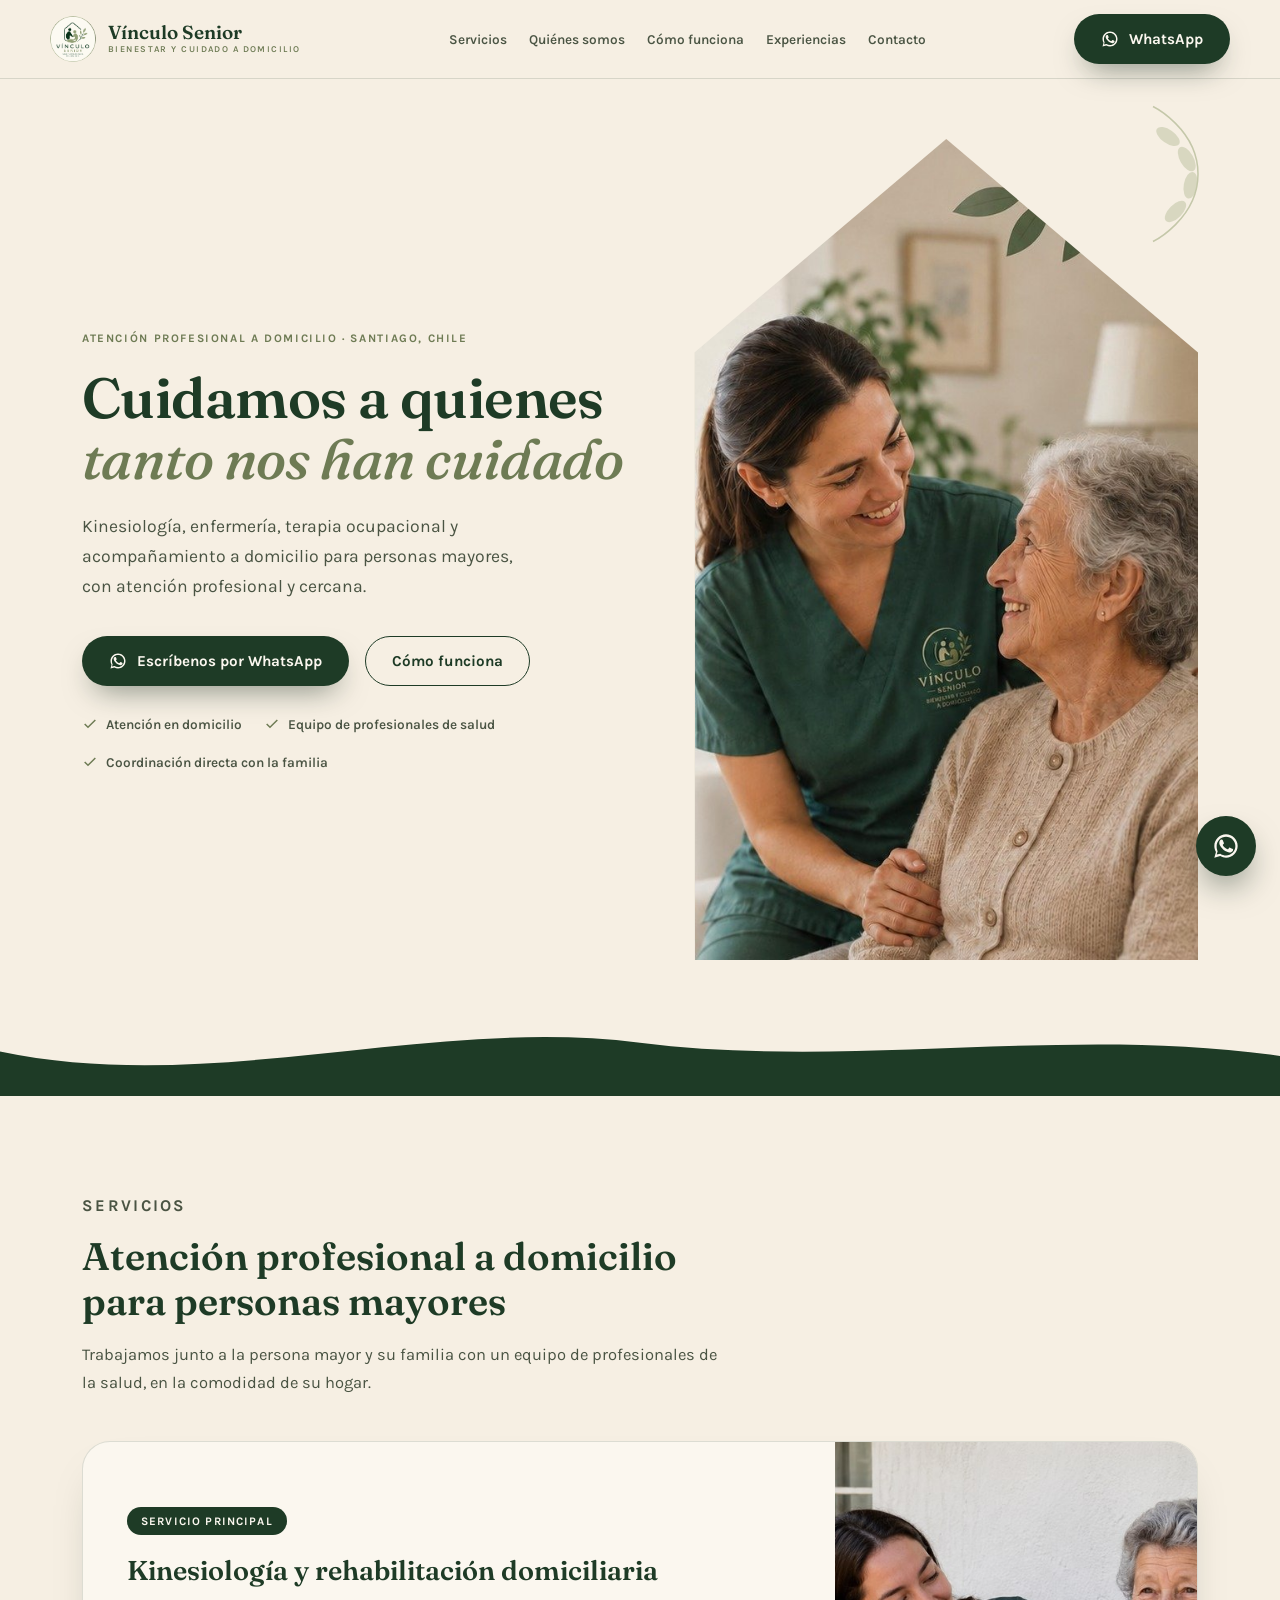
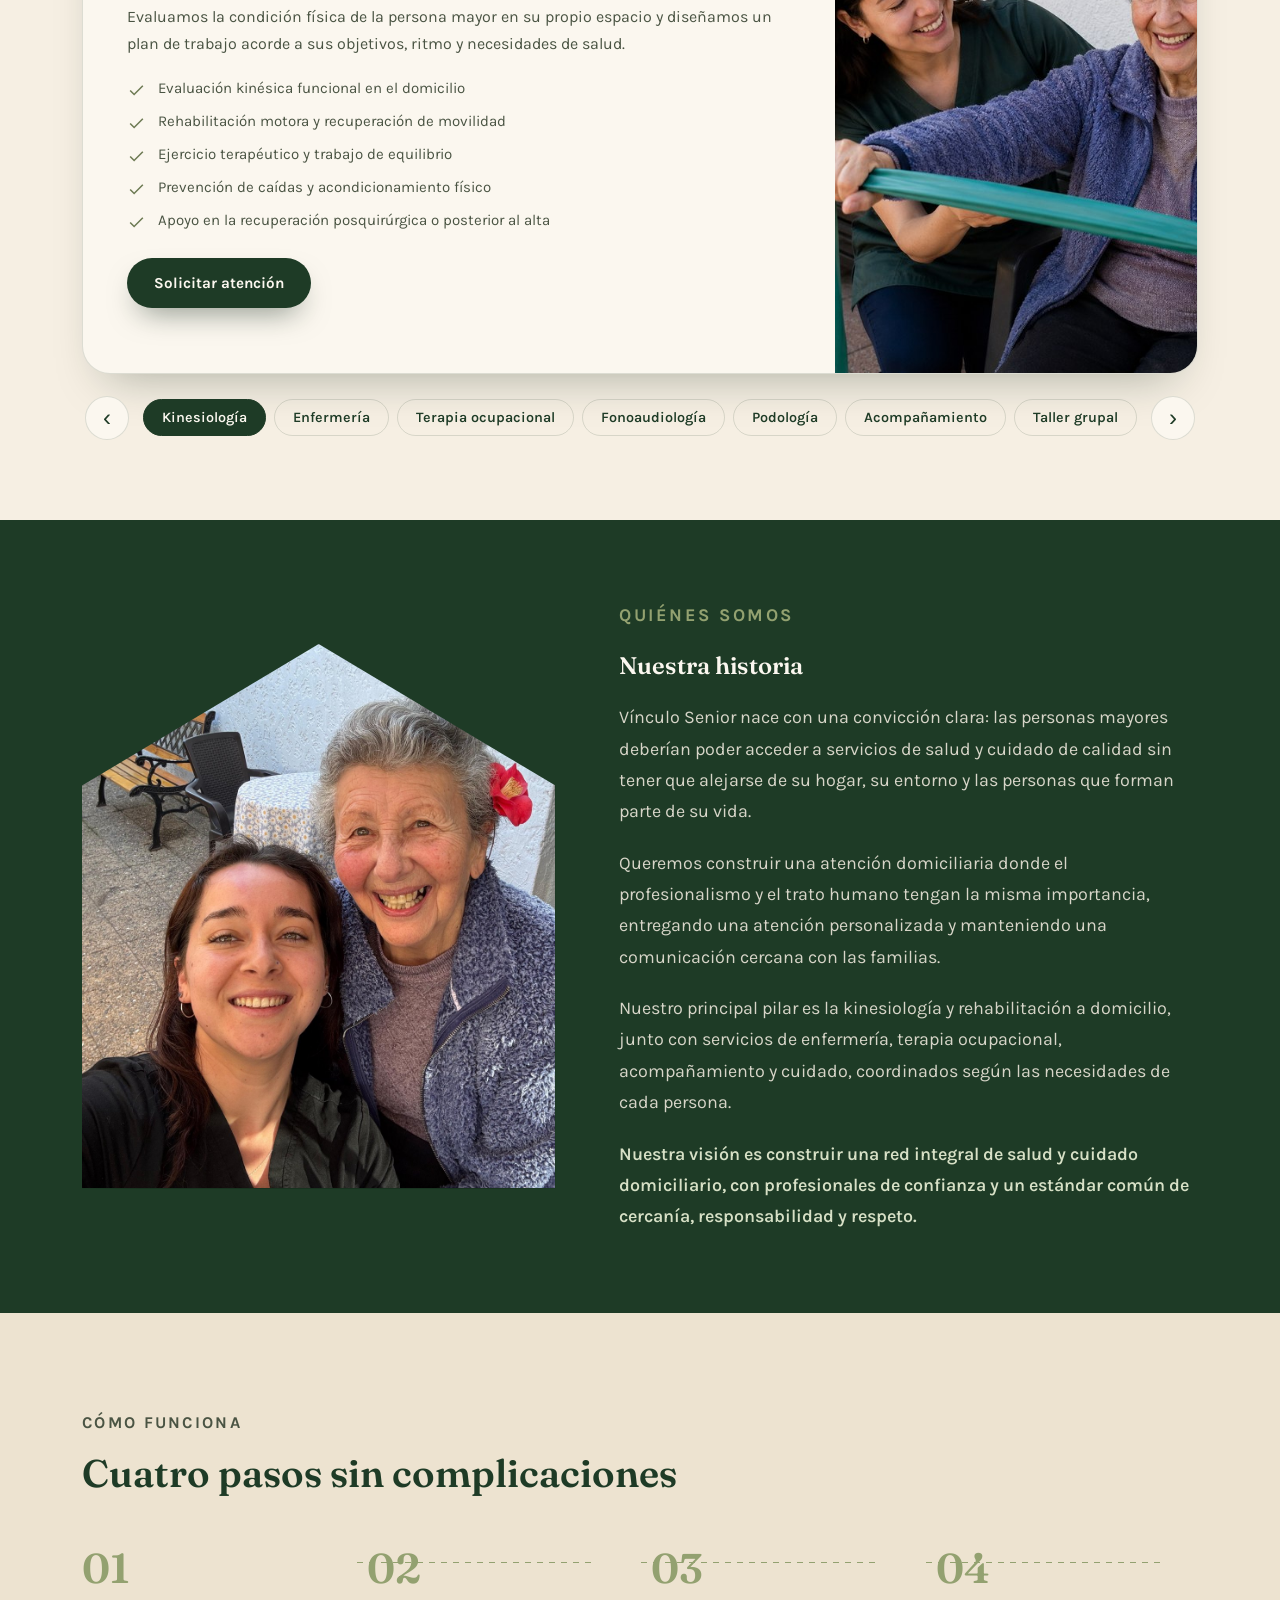
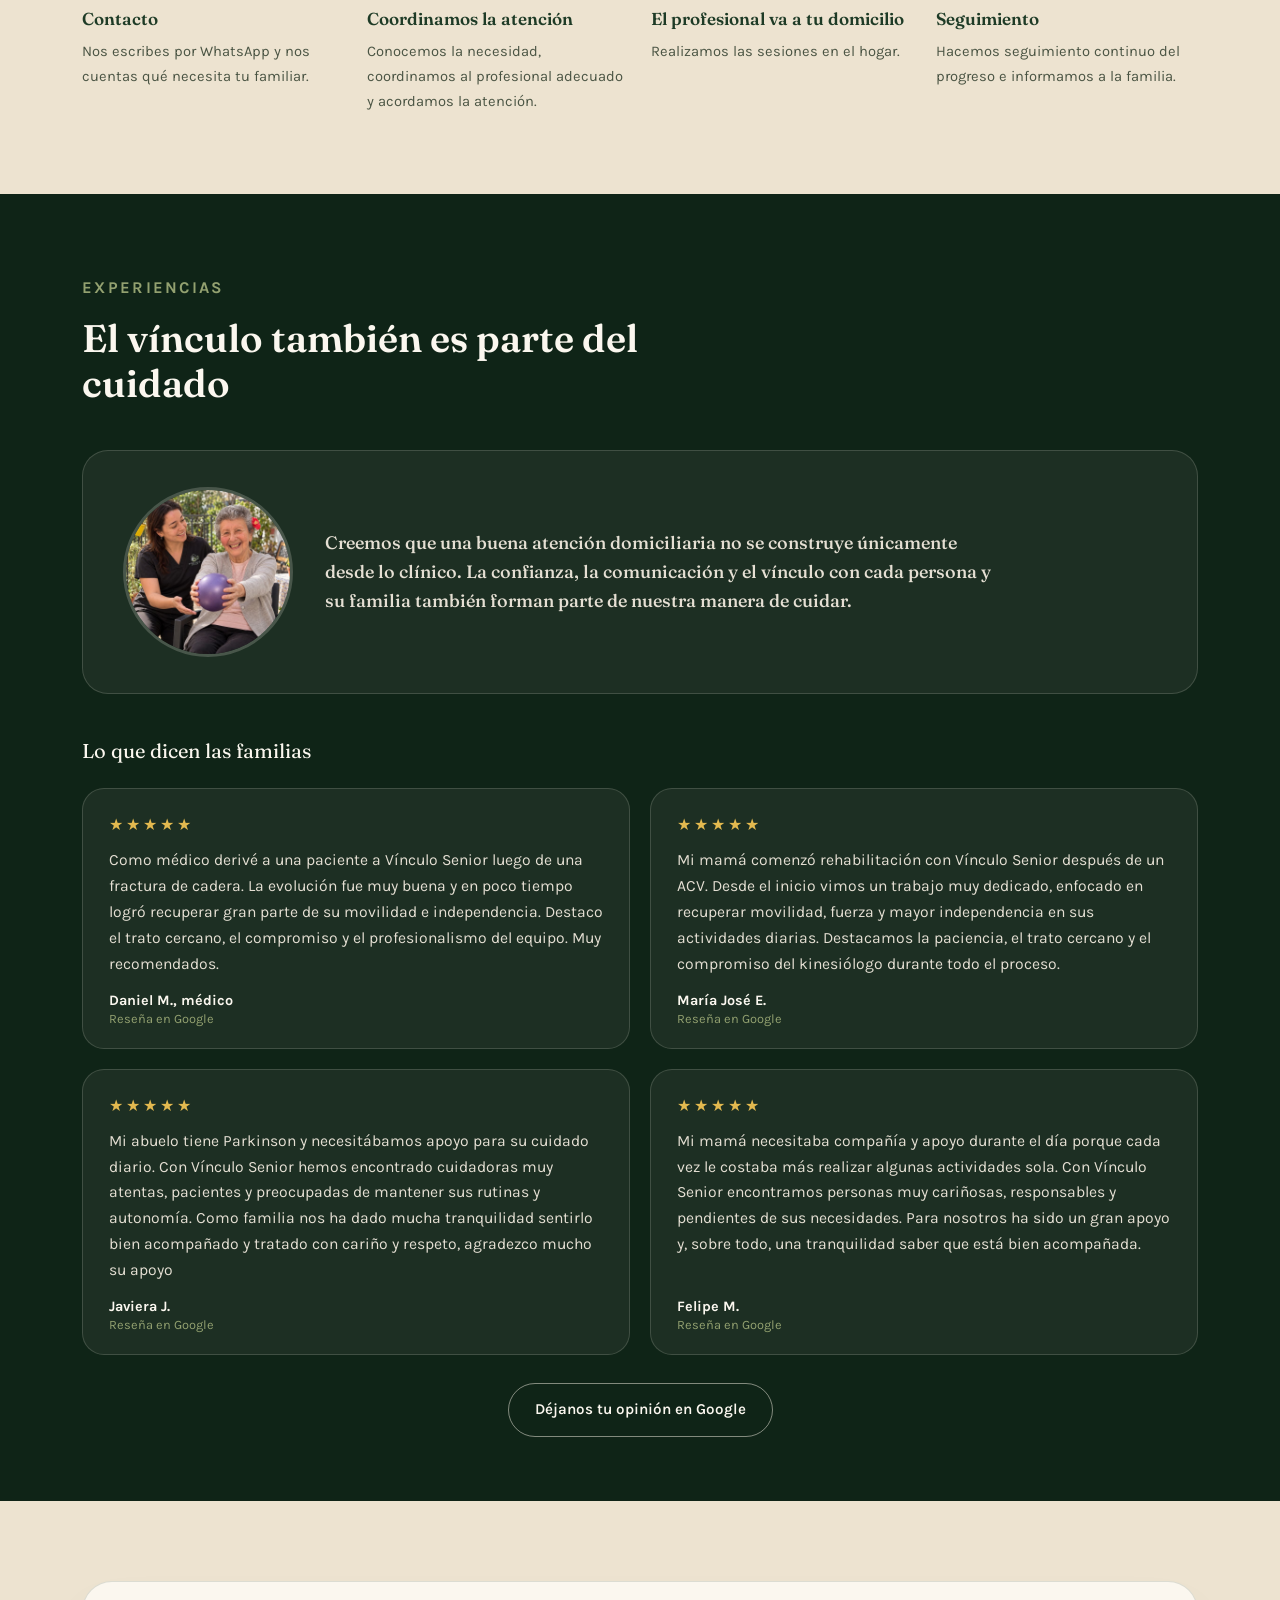
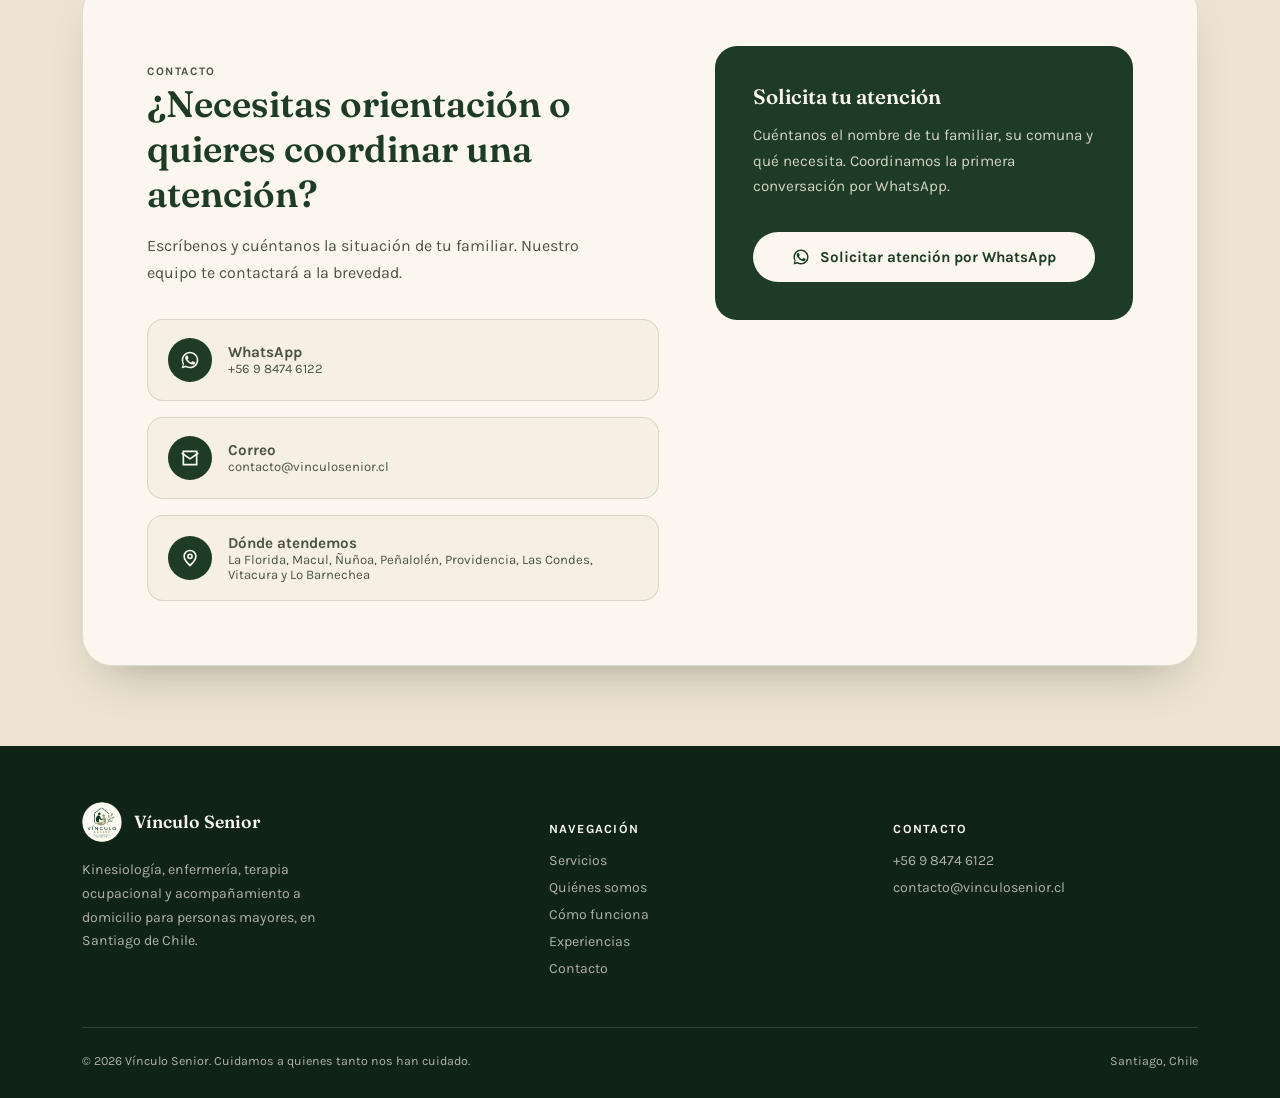
<file: index.html>
<!DOCTYPE html>
<html lang="es-CL">
<head>
<meta charset="UTF-8">
<meta name="viewport" content="width=device-width, initial-scale=1.0">
<title>Vínculo Senior — Atención profesional a domicilio para personas mayores</title>
<meta name="description" content="Vínculo Senior: kinesiología, enfermería, terapia ocupacional y acompañamiento a domicilio para personas mayores en Santiago de Chile.">
<link rel="canonical" href="https://vinculosenior.cl/">

<!-- Favicon -->
<link rel="icon" type="image/x-icon" href="favicon.ico">
<link rel="icon" type="image/png" href="favicon.png">
<link rel="apple-touch-icon" href="apple-touch-icon.png">

<!-- Open Graph / redes sociales -->
<meta property="og:type" content="website">
<meta property="og:site_name" content="Vínculo Senior">
<meta property="og:title" content="Vínculo Senior — Atención profesional a domicilio para personas mayores">
<meta property="og:description" content="Kinesiología, enfermería, terapia ocupacional y acompañamiento a domicilio para personas mayores en Santiago de Chile.">
<meta property="og:url" content="https://vinculosenior.cl/">
<meta property="og:image" content="https://vinculosenior.cl/images/hero.jpg">
<meta property="og:locale" content="es_CL">
<meta name="twitter:card" content="summary_large_image">

<link rel="preconnect" href="https://fonts.googleapis.com">
<link rel="preconnect" href="https://fonts.gstatic.com" crossorigin>
<link href="https://fonts.googleapis.com/css2?family=Fraunces:ital,opsz,wght@0,9..144,400;0,9..144,500;0,9..144,600;1,9..144,500&family=Karla:wght@400;500;600;700&display=swap" rel="stylesheet">
<link rel="stylesheet" href="style.css">
</head>
<body>

<header>
  <div class="wrap nav-inner">
    <a href="#inicio" class="brand">
      <img src="images/logo.png" alt="Vínculo Senior">
      <span class="brand-word">Vínculo Senior<span>Bienestar y cuidado a domicilio</span></span>
    </a>
    <nav class="links">
      <a href="#servicios">Servicios</a>
      <a href="#somos">Quiénes somos</a>
      <a href="#funciona">Cómo funciona</a>
      <a href="#experiencias">Experiencias</a>
      <a href="#contacto">Contacto</a>
    </nav>
    <div class="nav-cta">
      <a class="btn btn-primary" href="https://wa.me/56984746122?text=Hola%20V%C3%ADnculo%20Senior%2C%20me%20gustar%C3%ADa%20recibir%20informaci%C3%B3n%20sobre%20sus%20servicios%20de%20atenci%C3%B3n%20a%20domicilio." target="_blank" rel="noopener">
        <svg viewBox="0 0 24 24" fill="currentColor"><path d="M17.47 14.38c-.29-.15-1.72-.85-1.99-.95-.27-.1-.46-.15-.66.15-.2.29-.76.94-.93 1.14-.17.2-.34.22-.63.07-.29-.15-1.22-.45-2.33-1.44-.86-.77-1.44-1.71-1.61-2-.17-.29-.02-.45.13-.6.13-.13.29-.34.44-.51.15-.17.2-.29.29-.49.1-.2.05-.37-.02-.51-.08-.15-.66-1.6-.91-2.19-.24-.58-.48-.5-.66-.51-.17-.01-.37-.01-.56-.01-.2 0-.51.07-.78.37-.27.29-1.02 1-1.02 2.43 0 1.44 1.05 2.83 1.19 3.03.15.2 2.06 3.15 5 4.42.7.3 1.24.48 1.67.61.7.22 1.34.19 1.84.12.56-.08 1.72-.7 1.96-1.38.24-.68.24-1.26.17-1.38-.07-.12-.26-.2-.55-.34z"/><path d="M12.02 2C6.5 2 2 6.48 2 12c0 1.85.5 3.58 1.38 5.08L2 22l5.06-1.33A9.96 9.96 0 0012.02 22C17.55 22 22 17.52 22 12S17.55 2 12.02 2zm0 18.06c-1.7 0-3.29-.47-4.65-1.29l-.33-.2-3 .79.8-2.92-.22-.3A8.02 8.02 0 014 12c0-4.42 3.6-8.02 8.02-8.02 4.42 0 8.02 3.6 8.02 8.02 0 4.42-3.6 8.06-8.02 8.06z"/></svg>
        <span class="btn-label">WhatsApp</span>
      </a>
      <button class="menu-toggle" aria-label="Abrir menú">
        <svg viewBox="0 0 24 24" fill="none" stroke="currentColor" stroke-width="2"><path d="M3 6h18M3 12h18M3 18h18"/></svg>
      </button>
    </div>
  </div>
  <nav class="mobile-links wrap">
    <a href="#servicios">Servicios</a>
    <a href="#somos">Quiénes somos</a>
    <a href="#funciona">Cómo funciona</a>
    <a href="#experiencias">Experiencias</a>
    <a href="#contacto">Contacto</a>
  </nav>
</header>

<!-- ===================== HERO / INICIO ===================== -->
<section class="hero" id="inicio" style="padding-top:60px;">
  <div class="wrap hero-grid">
    <div>
      <p class="eyebrow">Atención profesional a domicilio · Santiago, Chile</p>
      <h1>Cuidamos a quienes<br><em>tanto nos han cuidado</em></h1>
      <p class="lead">Kinesiología, enfermería, terapia ocupacional y acompañamiento a domicilio para personas mayores, con atención profesional y cercana.</p>
      <div class="hero-ctas">
        <a class="btn btn-primary" href="https://wa.me/56984746122?text=Hola%20V%C3%ADnculo%20Senior%2C%20me%20gustar%C3%ADa%20recibir%20informaci%C3%B3n%20sobre%20sus%20servicios%20de%20atenci%C3%B3n%20a%20domicilio." target="_blank" rel="noopener">
          <svg viewBox="0 0 24 24" fill="currentColor"><path d="M17.47 14.38c-.29-.15-1.72-.85-1.99-.95-.27-.1-.46-.15-.66.15-.2.29-.76.94-.93 1.14-.17.2-.34.22-.63.07-.29-.15-1.22-.45-2.33-1.44-.86-.77-1.44-1.71-1.61-2-.17-.29-.02-.45.13-.6.13-.13.29-.34.44-.51.15-.17.2-.29.29-.49.1-.2.05-.37-.02-.51-.08-.15-.66-1.6-.91-2.19-.24-.58-.48-.5-.66-.51-.17-.01-.37-.01-.56-.01-.2 0-.51.07-.78.37-.27.29-1.02 1-1.02 2.43 0 1.44 1.05 2.83 1.19 3.03.15.2 2.06 3.15 5 4.42.7.3 1.24.48 1.67.61.7.22 1.34.19 1.84.12.56-.08 1.72-.7 1.96-1.38.24-.68.24-1.26.17-1.38-.07-.12-.26-.2-.55-.34z"/><path d="M12.02 2C6.5 2 2 6.48 2 12c0 1.85.5 3.58 1.38 5.08L2 22l5.06-1.33A9.96 9.96 0 0012.02 22C17.55 22 22 17.52 22 12S17.55 2 12.02 2zm0 18.06c-1.7 0-3.29-.47-4.65-1.29l-.33-.2-3 .79.8-2.92-.22-.3A8.02 8.02 0 014 12c0-4.42 3.6-8.02 8.02-8.02 4.42 0 8.02 3.6 8.02 8.02 0 4.42-3.6 8.06-8.02 8.06z"/></svg>
          Escríbenos por WhatsApp
        </a>
        <a class="btn btn-ghost" href="#funciona">Cómo funciona</a>
      </div>
      <div class="hero-checklist">
        <span><svg viewBox="0 0 24 24" fill="none" stroke="currentColor" stroke-width="2.2"><path d="M20 6L9 17l-5-5"/></svg>Atención en domicilio</span>
        <span><svg viewBox="0 0 24 24" fill="none" stroke="currentColor" stroke-width="2.2"><path d="M20 6L9 17l-5-5"/></svg>Equipo de profesionales de salud</span>
        <span><svg viewBox="0 0 24 24" fill="none" stroke="currentColor" stroke-width="2.2"><path d="M20 6L9 17l-5-5"/></svg>Coordinación directa con la familia</span>
      </div>
    </div>
    <div class="hero-photo">
      <svg class="hero-leaf" viewBox="0 0 200 200" fill="none" xmlns="http://www.w3.org/2000/svg">
        <path d="M100 10C100 10 160 40 160 100C160 160 100 190 100 190" stroke="#93A170" stroke-width="2"/>
        <ellipse cx="120" cy="50" rx="18" ry="9" fill="#93A170" opacity="0.6" transform="rotate(35 120 50)"/>
        <ellipse cx="145" cy="80" rx="18" ry="9" fill="#93A170" opacity="0.6" transform="rotate(60 145 80)"/>
        <ellipse cx="150" cy="115" rx="18" ry="9" fill="#93A170" opacity="0.6" transform="rotate(100 150 115)"/>
        <ellipse cx="130" cy="150" rx="18" ry="9" fill="#93A170" opacity="0.6" transform="rotate(135 130 150)"/>
      </svg>
      <img class="arch" src="images/hero.jpg" alt="Profesional de Vínculo Senior conversando con una persona mayor, en un momento cercano en su hogar">
    </div>
  </div>
  <div class="wave">
    <svg viewBox="0 0 1440 90" preserveAspectRatio="none"><path d="M0,40 C240,90 480,0 720,30 C960,60 1200,10 1440,45 L1440,90 L0,90 Z" fill="#1E3B26"/></svg>
  </div>
</section>

<!-- ===================== SERVICIOS ===================== -->
<section class="servicios" id="servicios">
  <div class="wrap">
    <div class="section-head">
      <p class="eyebrow">Servicios</p>
      <h2>Atención profesional a domicilio para personas mayores</h2>
      <p>Trabajamos junto a la persona mayor y su familia con un equipo de profesionales de la salud, en la comodidad de su hogar.</p>
    </div>

    <div class="svc-carousel" aria-roledescription="carrusel" aria-label="Nuestros servicios">
      <div class="svc-viewport">
      <article class="svc-slide is-active" id="svc-0" role="tabpanel" aria-label="Kinesiología y rehabilitación domiciliaria">
        <div class="service-main">
          <div class="service-main-text">
        <span class="service-tag">Servicio principal</span>
        <h3>Kinesiología y rehabilitación domiciliaria</h3>
        <p>Evaluamos la condición física de la persona mayor en su propio espacio y diseñamos un plan de trabajo acorde a sus objetivos, ritmo y necesidades de salud.</p>
        <ul class="service-list">
          <li><svg viewBox="0 0 24 24" fill="none" stroke="currentColor" stroke-width="2"><path d="M20 6L9 17l-5-5"/></svg>Evaluación kinésica funcional en el domicilio</li>
          <li><svg viewBox="0 0 24 24" fill="none" stroke="currentColor" stroke-width="2"><path d="M20 6L9 17l-5-5"/></svg>Rehabilitación motora y recuperación de movilidad</li>
          <li><svg viewBox="0 0 24 24" fill="none" stroke="currentColor" stroke-width="2"><path d="M20 6L9 17l-5-5"/></svg>Ejercicio terapéutico y trabajo de equilibrio</li>
          <li><svg viewBox="0 0 24 24" fill="none" stroke="currentColor" stroke-width="2"><path d="M20 6L9 17l-5-5"/></svg>Prevención de caídas y acondicionamiento físico</li>
          <li><svg viewBox="0 0 24 24" fill="none" stroke="currentColor" stroke-width="2"><path d="M20 6L9 17l-5-5"/></svg>Apoyo en la recuperación posquirúrgica o posterior al alta</li>
        </ul>
        <a class="btn btn-primary" href="https://wa.me/56984746122?text=Hola%20V%C3%ADnculo%20Senior%2C%20me%20gustar%C3%ADa%20agendar%20una%20evaluaci%C3%B3n%20de%20kinesiolog%C3%ADa%20a%20domicilio." target="_blank" rel="noopener">Solicitar atención</a>
      </div>
          <div class="service-main-img"><img src="images/servicio-kinesiologia.jpg" alt="Kinesióloga de Vínculo Senior acompañando a una persona mayor en un ejercicio con banda elástica, en su hogar"></div>
        </div>
      </article>
      <article class="svc-slide" id="svc-1" role="tabpanel" aria-label="Servicios de enfermería">
        <div class="service-main">
          <div class="service-main-text">
            <span class="service-tag">Servicio profesional</span>
            <h3>Servicios de enfermería</h3>
            <p>Atención de enfermería a domicilio para personas mayores: procedimientos, control y seguimiento de salud, administración de tratamientos y apoyo en los cuidados indicados por profesionales de salud.</p>
            <ul class="service-list"><li><svg viewBox="0 0 24 24" fill="none" stroke="currentColor" stroke-width="2"><path d="M20 6L9 17l-5-5"/></svg>Control de signos vitales y seguimiento de salud</li><li><svg viewBox="0 0 24 24" fill="none" stroke="currentColor" stroke-width="2"><path d="M20 6L9 17l-5-5"/></svg>Administración de medicamentos y tratamientos indicados</li><li><svg viewBox="0 0 24 24" fill="none" stroke="currentColor" stroke-width="2"><path d="M20 6L9 17l-5-5"/></svg>Curaciones y cuidado de heridas</li><li><svg viewBox="0 0 24 24" fill="none" stroke="currentColor" stroke-width="2"><path d="M20 6L9 17l-5-5"/></svg>Apoyo en cuidados indicados por el equipo de salud</li><li><svg viewBox="0 0 24 24" fill="none" stroke="currentColor" stroke-width="2"><path d="M20 6L9 17l-5-5"/></svg>Educación a la persona mayor y su familia</li></ul>
            <a class="btn btn-primary" href="https://wa.me/56984746122?text=Hola%20V%C3%ADnculo%20Senior%2C%20me%20gustar%C3%ADa%20consultar%20por%20enfermer%C3%ADa%20a%20domicilio." target="_blank" rel="noopener">Solicitar atención</a>
          </div>
          <div class="service-main-img"><img src="images/servicio-enfermeria.jpg" alt="Enfermera controlando la presión arterial de una persona mayor en su domicilio" style="object-position:52% 40%"></div>
        </div>
      </article>
      <article class="svc-slide" id="svc-2" role="tabpanel" aria-label="Terapia ocupacional">
        <div class="service-main">
          <div class="service-main-text">
            <span class="service-tag">Servicio profesional</span>
            <h3>Terapia ocupacional</h3>
            <p>Evaluación e intervención para mantener o recuperar la autonomía en las actividades de la vida diaria: trabajamos funcionalidad, estimulación y adaptación del entorno, para una vida más segura e independiente.</p>
            <ul class="service-list"><li><svg viewBox="0 0 24 24" fill="none" stroke="currentColor" stroke-width="2"><path d="M20 6L9 17l-5-5"/></svg>Evaluación funcional en el hogar</li><li><svg viewBox="0 0 24 24" fill="none" stroke="currentColor" stroke-width="2"><path d="M20 6L9 17l-5-5"/></svg>Entrenamiento en actividades de la vida diaria</li><li><svg viewBox="0 0 24 24" fill="none" stroke="currentColor" stroke-width="2"><path d="M20 6L9 17l-5-5"/></svg>Estimulación cognitiva y de la motricidad fina</li><li><svg viewBox="0 0 24 24" fill="none" stroke="currentColor" stroke-width="2"><path d="M20 6L9 17l-5-5"/></svg>Adaptación del entorno para prevenir accidentes</li><li><svg viewBox="0 0 24 24" fill="none" stroke="currentColor" stroke-width="2"><path d="M20 6L9 17l-5-5"/></svg>Estrategias para mantener rutinas y autonomía</li></ul>
            <a class="btn btn-primary" href="https://wa.me/56984746122?text=Hola%20V%C3%ADnculo%20Senior%2C%20me%20gustar%C3%ADa%20consultar%20por%20terapia%20ocupacional%20a%20domicilio." target="_blank" rel="noopener">Solicitar atención</a>
          </div>
          <div class="service-main-img"><img src="images/servicio-terapia-ocupacional.jpg" alt="Terapeuta trabajando estimulación con tarjetas junto a una persona mayor" style="object-position:45% 35%"></div>
        </div>
      </article>
      <article class="svc-slide" id="svc-3" role="tabpanel" aria-label="Fonoaudiología">
        <div class="service-main">
          <div class="service-main-text">
            <span class="service-tag">Servicio profesional</span>
            <h3>Fonoaudiología</h3>
            <p>Evaluación y tratamiento de dificultades de comunicación, lenguaje, habla, voz y deglución, especialmente en personas mayores que requieren rehabilitación o apoyo funcional.</p>
            <ul class="service-list"><li><svg viewBox="0 0 24 24" fill="none" stroke="currentColor" stroke-width="2"><path d="M20 6L9 17l-5-5"/></svg>Evaluación de la comunicación, el lenguaje y el habla</li><li><svg viewBox="0 0 24 24" fill="none" stroke="currentColor" stroke-width="2"><path d="M20 6L9 17l-5-5"/></svg>Rehabilitación de la voz y la articulación</li><li><svg viewBox="0 0 24 24" fill="none" stroke="currentColor" stroke-width="2"><path d="M20 6L9 17l-5-5"/></svg>Evaluación y manejo de la deglución</li><li><svg viewBox="0 0 24 24" fill="none" stroke="currentColor" stroke-width="2"><path d="M20 6L9 17l-5-5"/></svg>Estimulación cognitivo-comunicativa</li><li><svg viewBox="0 0 24 24" fill="none" stroke="currentColor" stroke-width="2"><path d="M20 6L9 17l-5-5"/></svg>Orientación a la familia y a cuidadores</li></ul>
            <a class="btn btn-primary" href="https://wa.me/56984746122?text=Hola%20V%C3%ADnculo%20Senior%2C%20me%20gustar%C3%ADa%20consultar%20por%20fonoaudiolog%C3%ADa%20a%20domicilio." target="_blank" rel="noopener">Solicitar atención</a>
          </div>
          <div class="service-main-img"><img src="images/servicio-fonoaudiologia.jpg" alt="Fonoaudióloga trabajando la deglución con una persona mayor durante una comida" style="object-position:54% 35%"></div>
        </div>
      </article>
      <article class="svc-slide" id="svc-4" role="tabpanel" aria-label="Podología clínica">
        <div class="service-main">
          <div class="service-main-text">
            <span class="service-tag">Servicio profesional</span>
            <h3>Podología clínica</h3>
            <p>Atención podológica para el cuidado integral de los pies: prevención de lesiones, manejo de uñas y alteraciones frecuentes, contribuyendo al bienestar, la movilidad y la seguridad de la persona mayor.</p>
            <ul class="service-list"><li><svg viewBox="0 0 24 24" fill="none" stroke="currentColor" stroke-width="2"><path d="M20 6L9 17l-5-5"/></svg>Evaluación podológica de los pies</li><li><svg viewBox="0 0 24 24" fill="none" stroke="currentColor" stroke-width="2"><path d="M20 6L9 17l-5-5"/></svg>Manejo y corte de uñas</li><li><svg viewBox="0 0 24 24" fill="none" stroke="currentColor" stroke-width="2"><path d="M20 6L9 17l-5-5"/></svg>Tratamiento de callosidades y durezas</li><li><svg viewBox="0 0 24 24" fill="none" stroke="currentColor" stroke-width="2"><path d="M20 6L9 17l-5-5"/></svg>Prevención de lesiones y cuidado de la piel del pie</li><li><svg viewBox="0 0 24 24" fill="none" stroke="currentColor" stroke-width="2"><path d="M20 6L9 17l-5-5"/></svg>Educación en autocuidado del pie</li></ul>
            <a class="btn btn-primary" href="https://wa.me/56984746122?text=Hola%20V%C3%ADnculo%20Senior%2C%20me%20gustar%C3%ADa%20consultar%20por%20podolog%C3%ADa%20cl%C3%ADnica%20a%20domicilio." target="_blank" rel="noopener">Solicitar atención</a>
          </div>
          <div class="service-main-img"><img src="images/servicio-podologia.jpg" alt="Podóloga atendiendo los pies de una persona mayor en su hogar" style="object-position:40% 40%"></div>
        </div>
      </article>
      <article class="svc-slide" id="svc-5" role="tabpanel" aria-label="Acompañamiento y cuidados">
        <div class="service-main">
          <div class="service-main-text">
            <span class="service-tag">Servicio profesional</span>
            <h3>Acompañamiento y cuidados</h3>
            <p>Cuidadores para apoyo, supervisión y compañía en las actividades del día a día. Nos adaptamos a distintas necesidades, horarios o turnos, según lo que cada familia requiera.</p>
            <ul class="service-list"><li><svg viewBox="0 0 24 24" fill="none" stroke="currentColor" stroke-width="2"><path d="M20 6L9 17l-5-5"/></svg>Compañía y conversación durante el día</li><li><svg viewBox="0 0 24 24" fill="none" stroke="currentColor" stroke-width="2"><path d="M20 6L9 17l-5-5"/></svg>Apoyo en alimentación, higiene y movilización</li><li><svg viewBox="0 0 24 24" fill="none" stroke="currentColor" stroke-width="2"><path d="M20 6L9 17l-5-5"/></svg>Supervisión de rutinas y horarios indicados</li><li><svg viewBox="0 0 24 24" fill="none" stroke="currentColor" stroke-width="2"><path d="M20 6L9 17l-5-5"/></svg>Acompañamiento en actividades y paseos</li><li><svg viewBox="0 0 24 24" fill="none" stroke="currentColor" stroke-width="2"><path d="M20 6L9 17l-5-5"/></svg>Turnos y horarios adaptados a cada familia</li></ul>
            <a class="btn btn-primary" href="https://wa.me/56984746122?text=Hola%20V%C3%ADnculo%20Senior%2C%20me%20gustar%C3%ADa%20consultar%20por%20acompa%C3%B1amiento%20y%20cuidados%20a%20domicilio." target="_blank" rel="noopener">Solicitar atención</a>
          </div>
          <div class="service-main-img"><img src="images/servicio-acompanamiento.jpg" alt="Cuidadora de Vínculo Senior ayudando a una persona mayor a levantarse de la cama" style="object-position:50% 30%"></div>
        </div>
      </article>
      <article class="svc-slide" id="svc-6" role="tabpanel" aria-label="Taller grupal de gimnasia en tu condominio">
        <div class="service-main">
          <div class="service-main-text">
            <span class="service-tag">Nuevo servicio</span>
            <h3>Taller grupal de gimnasia en tu condominio</h3>
            <p>Sesiones de ejercicio guiadas por kinesiólogos, en el espacio común del condominio, para que las personas mayores se mantengan activas, acompañadas y con más autonomía.</p>
            <p class="svc-list-title">Beneficios del ejercicio en personas mayores</p>
            <ul class="service-list"><li><svg viewBox="0 0 24 24" fill="none" stroke="currentColor" stroke-width="2"><path d="M20 6L9 17l-5-5"/></svg>Mejora la fuerza muscular y la movilidad</li><li><svg viewBox="0 0 24 24" fill="none" stroke="currentColor" stroke-width="2"><path d="M20 6L9 17l-5-5"/></svg>Mejora el equilibrio y ayuda a prevenir caídas</li><li><svg viewBox="0 0 24 24" fill="none" stroke="currentColor" stroke-width="2"><path d="M20 6L9 17l-5-5"/></svg>Favorece la salud del corazón y la circulación</li><li><svg viewBox="0 0 24 24" fill="none" stroke="currentColor" stroke-width="2"><path d="M20 6L9 17l-5-5"/></svg>Contribuye al ánimo y al bienestar emocional</li><li><svg viewBox="0 0 24 24" fill="none" stroke="currentColor" stroke-width="2"><path d="M20 6L9 17l-5-5"/></svg>Fomenta la vida social y la compañía</li></ul>
            <a class="btn btn-primary" href="https://wa.me/56984746122?text=Hola%20V%C3%ADnculo%20Senior%2C%20me%20gustar%C3%ADa%20consultar%20por%20un%20taller%20grupal%20de%20gimnasia%20en%20mi%20condominio." target="_blank" rel="noopener">Consultar por el taller</a>
          </div>
          <div class="service-main-img"><img src="images/taller-grupal-gimnasia.jpg" alt="Kinesiólogo guiando un taller grupal de gimnasia con bandas elásticas para personas mayores" style="object-position:48% 40%"></div>
        </div>
      </article>
      </div>
      <div class="svc-controls">
        <button type="button" class="svc-arrow" data-dir="-1" aria-label="Servicio anterior">‹</button>
        <div class="svc-tabs" role="tablist"><button type="button" class="svc-tab is-active" role="tab" aria-controls="svc-0" aria-selected="true">Kinesiología</button><button type="button" class="svc-tab" role="tab" aria-controls="svc-1" aria-selected="false">Enfermería</button><button type="button" class="svc-tab" role="tab" aria-controls="svc-2" aria-selected="false">Terapia ocupacional</button><button type="button" class="svc-tab" role="tab" aria-controls="svc-3" aria-selected="false">Fonoaudiología</button><button type="button" class="svc-tab" role="tab" aria-controls="svc-4" aria-selected="false">Podología</button><button type="button" class="svc-tab" role="tab" aria-controls="svc-5" aria-selected="false">Acompañamiento</button><button type="button" class="svc-tab" role="tab" aria-controls="svc-6" aria-selected="false">Taller grupal</button></div>
        <button type="button" class="svc-arrow" data-dir="1" aria-label="Servicio siguiente">›</button>
      </div>
    </div>
  </div>
</section>

<!-- ===================== QUIENES SOMOS ===================== -->
<section class="somos" id="somos">
  <div class="wrap somos-grid">
    <div class="somos-photo">
      <img class="arch" src="images/quienes-somos.jpg" alt="Kinesióloga de Vínculo Senior junto a una persona mayor, sonriendo en el patio de su hogar">
    </div>
    <div class="somos-text">
      <p class="eyebrow">Quiénes somos</p>
      <h2>Nuestra historia</h2>
      <p style="margin-top:22px;">Vínculo Senior nace con una convicción clara: las personas mayores deberían poder acceder a servicios de salud y cuidado de calidad sin tener que alejarse de su hogar, su entorno y las personas que forman parte de su vida.</p>
      <p>Queremos construir una atención domiciliaria donde el profesionalismo y el trato humano tengan la misma importancia, entregando una atención personalizada y manteniendo una comunicación cercana con las familias.</p>
      <p>Nuestro principal pilar es la kinesiología y rehabilitación a domicilio, junto con servicios de enfermería, terapia ocupacional, acompañamiento y cuidado, coordinados según las necesidades de cada persona.</p>
      <p class="vision">Nuestra visión es construir una red integral de salud y cuidado domiciliario, con profesionales de confianza y un estándar común de cercanía, responsabilidad y respeto.</p>
    </div>
  </div>
</section>

<!-- ===================== COMO FUNCIONA ===================== -->
<section class="funciona" id="funciona">
  <div class="wrap">
    <div class="section-head">
      <p class="eyebrow">Cómo funciona</p>
      <h2>Cuatro pasos sin complicaciones</h2>
    </div>
    <div class="steps">
      <div class="step">
        <span class="step-num">01</span>
        <h4>Contacto</h4>
        <p>Nos escribes por WhatsApp y nos cuentas qué necesita tu familiar.</p>
      </div>
      <div class="step">
        <span class="step-num">02</span>
        <h4>Coordinamos la atención</h4>
        <p>Conocemos la necesidad, coordinamos al profesional adecuado y acordamos la atención.</p>
      </div>
      <div class="step">
        <span class="step-num">03</span>
        <h4>El profesional va a tu domicilio</h4>
        <p>Realizamos las sesiones en el hogar.</p>
      </div>
      <div class="step">
        <span class="step-num">04</span>
        <h4>Seguimiento</h4>
        <p>Hacemos seguimiento continuo del progreso e informamos a la familia.</p>
      </div>
    </div>
  </div>
</section>

<!-- ===================== EXPERIENCIAS ===================== -->
<section class="experiencias" id="experiencias">
  <div class="wrap">
    <div class="section-head">
      <p class="eyebrow">Experiencias</p>
      <h2>El vínculo también es parte del cuidado</h2>
    </div>
    <div class="exp-card exp-card-photo">
      <div class="exp-photo">
        <img src="images/experiencias-2.jpg" alt="Kinesióloga de Vínculo Senior acompañando un ejercicio con pelota a una persona mayor sonriente">
      </div>
      <p class="exp-body">Creemos que una buena atención domiciliaria no se construye únicamente desde lo clínico. La confianza, la comunicación y el vínculo con cada persona y su familia también forman parte de nuestra manera de cuidar.</p>
    </div>
    <div class="reviews">
      <p class="reviews-title">Lo que dicen las familias</p>
      <div class="rev-grid">
      <figure class="rev-card">
        <div class="rev-stars" role="img" aria-label="5 de 5 estrellas">★★★★★</div>
        <blockquote>Como médico derivé a una paciente a Vínculo Senior luego de una fractura de cadera. La evolución fue muy buena y en poco tiempo logró recuperar gran parte de su movilidad e independencia. Destaco el trato cercano, el compromiso y el profesionalismo del equipo. Muy recomendados.</blockquote>
        <figcaption><strong>Daniel M., médico</strong><span>Reseña en Google</span></figcaption>
      </figure>
      <figure class="rev-card">
        <div class="rev-stars" role="img" aria-label="5 de 5 estrellas">★★★★★</div>
        <blockquote>Mi mamá comenzó rehabilitación con Vínculo Senior después de un ACV. Desde el inicio vimos un trabajo muy dedicado, enfocado en recuperar movilidad, fuerza y mayor independencia en sus actividades diarias. Destacamos la paciencia, el trato cercano y el compromiso del kinesiólogo durante todo el proceso.</blockquote>
        <figcaption><strong>María José E.</strong><span>Reseña en Google</span></figcaption>
      </figure>
      <figure class="rev-card">
        <div class="rev-stars" role="img" aria-label="5 de 5 estrellas">★★★★★</div>
        <blockquote>Mi abuelo tiene Parkinson y necesitábamos apoyo para su cuidado diario. Con Vínculo Senior hemos encontrado cuidadoras muy atentas, pacientes y preocupadas de mantener sus rutinas y autonomía. Como familia nos ha dado mucha tranquilidad sentirlo bien acompañado y tratado con cariño y respeto, agradezco mucho su apoyo</blockquote>
        <figcaption><strong>Javiera J.</strong><span>Reseña en Google</span></figcaption>
      </figure>
      <figure class="rev-card">
        <div class="rev-stars" role="img" aria-label="5 de 5 estrellas">★★★★★</div>
        <blockquote>Mi mamá necesitaba compañía y apoyo durante el día porque cada vez le costaba más realizar algunas actividades sola. Con Vínculo Senior encontramos personas muy cariñosas, responsables y pendientes de sus necesidades. Para nosotros ha sido un gran apoyo y, sobre todo, una tranquilidad saber que está bien acompañada.</blockquote>
        <figcaption><strong>Felipe M.</strong><span>Reseña en Google</span></figcaption>
      </figure>
      </div>
      <p class="reviews-cta"><a class="btn btn-ghost-light" href="https://g.page/r/CdFtdR0jbHVEEBM/review" target="_blank" rel="noopener">Déjanos tu opinión en Google</a></p>
    </div>
  </div>
</section>

<!-- ===================== CONTACTO ===================== -->
<section class="contacto" id="contacto">
  <div class="wrap">
    <div class="contacto-card">
      <div>
        <p class="eyebrow">Contacto</p>
        <h2>¿Necesitas orientación o quieres coordinar una atención?</h2>
        <p>Escríbenos y cuéntanos la situación de tu familiar. Nuestro equipo te contactará a la brevedad.</p>
        <div class="contact-methods">
          <a class="contact-method" href="https://wa.me/56984746122?text=Hola%20V%C3%ADnculo%20Senior%2C%20me%20gustar%C3%ADa%20recibir%20informaci%C3%B3n%20sobre%20sus%20servicios%20de%20atenci%C3%B3n%20a%20domicilio." target="_blank" rel="noopener">
            <span class="icon"><svg viewBox="0 0 24 24" fill="currentColor"><path d="M17.47 14.38c-.29-.15-1.72-.85-1.99-.95-.27-.1-.46-.15-.66.15-.2.29-.76.94-.93 1.14-.17.2-.34.22-.63.07-.29-.15-1.22-.45-2.33-1.44-.86-.77-1.44-1.71-1.61-2-.17-.29-.02-.45.13-.6.13-.13.29-.34.44-.51.15-.17.2-.29.29-.49.1-.2.05-.37-.02-.51-.08-.15-.66-1.6-.91-2.19-.24-.58-.48-.5-.66-.51-.17-.01-.37-.01-.56-.01-.2 0-.51.07-.78.37-.27.29-1.02 1-1.02 2.43 0 1.44 1.05 2.83 1.19 3.03.15.2 2.06 3.15 5 4.42.7.3 1.24.48 1.67.61.7.22 1.34.19 1.84.12.56-.08 1.72-.7 1.96-1.38.24-.68.24-1.26.17-1.38-.07-.12-.26-.2-.55-.34z"/><path d="M12.02 2C6.5 2 2 6.48 2 12c0 1.85.5 3.58 1.38 5.08L2 22l5.06-1.33A9.96 9.96 0 0012.02 22C17.55 22 22 17.52 22 12S17.55 2 12.02 2zm0 18.06c-1.7 0-3.29-.47-4.65-1.29l-.33-.2-3 .79.8-2.92-.22-.3A8.02 8.02 0 014 12c0-4.42 3.6-8.02 8.02-8.02 4.42 0 8.02 3.6 8.02 8.02 0 4.42-3.6 8.06-8.02 8.06z"/></svg></span>
            <span><b>WhatsApp</b><span>+56 9 8474 6122</span></span>
          </a>
          <a class="contact-method" href="mailto:contacto@vinculosenior.cl">
            <span class="icon"><svg viewBox="0 0 24 24" fill="none" stroke="currentColor" stroke-width="2"><path d="M4 4h16v16H4z"/><path d="M22 6l-10 7L2 6"/></svg></span>
            <span><b>Correo</b><span>contacto@vinculosenior.cl</span></span>
          </a>
          <div class="contact-method" style="cursor:default;">
            <span class="icon"><svg viewBox="0 0 24 24" fill="none" stroke="currentColor" stroke-width="2"><path d="M12 21s-7-6.1-7-11a7 7 0 0114 0c0 4.9-7 11-7 11z"/><circle cx="12" cy="10" r="2.5"/></svg></span>
            <span><b>Dónde atendemos</b><span>La Florida, Macul, Ñuñoa, Peñalolén, Providencia, Las Condes, Vitacura y Lo Barnechea</span></span>
          </div>
        </div>
      </div>
      <div class="contacto-side">
        <div>
          <h3 style="color:var(--cream-soft); font-size:1.3rem;">Solicita tu atención</h3>
          <p>Cuéntanos el nombre de tu familiar, su comuna y qué necesita. Coordinamos la primera conversación por WhatsApp.</p>
        </div>
        <a class="btn btn-light" href="https://wa.me/56984746122?text=Hola%20V%C3%ADnculo%20Senior%2C%20me%20gustar%C3%ADa%20solicitar%20una%20atenci%C3%B3n%20de%20kinesiolog%C3%ADa%20a%20domicilio." target="_blank" rel="noopener">
          <svg viewBox="0 0 24 24" fill="currentColor"><path d="M17.47 14.38c-.29-.15-1.72-.85-1.99-.95-.27-.1-.46-.15-.66.15-.2.29-.76.94-.93 1.14-.17.2-.34.22-.63.07-.29-.15-1.22-.45-2.33-1.44-.86-.77-1.44-1.71-1.61-2-.17-.29-.02-.45.13-.6.13-.13.29-.34.44-.51.15-.17.2-.29.29-.49.1-.2.05-.37-.02-.51-.08-.15-.66-1.6-.91-2.19-.24-.58-.48-.5-.66-.51-.17-.01-.37-.01-.56-.01-.2 0-.51.07-.78.37-.27.29-1.02 1-1.02 2.43 0 1.44 1.05 2.83 1.19 3.03.15.2 2.06 3.15 5 4.42.7.3 1.24.48 1.67.61.7.22 1.34.19 1.84.12.56-.08 1.72-.7 1.96-1.38.24-.68.24-1.26.17-1.38-.07-.12-.26-.2-.55-.34z"/><path d="M12.02 2C6.5 2 2 6.48 2 12c0 1.85.5 3.58 1.38 5.08L2 22l5.06-1.33A9.96 9.96 0 0012.02 22C17.55 22 22 17.52 22 12S17.55 2 12.02 2zm0 18.06c-1.7 0-3.29-.47-4.65-1.29l-.33-.2-3 .79.8-2.92-.22-.3A8.02 8.02 0 014 12c0-4.42 3.6-8.02 8.02-8.02 4.42 0 8.02 3.6 8.02 8.02 0 4.42-3.6 8.06-8.02 8.06z"/></svg>
          Solicitar atención por WhatsApp
        </a>
      </div>
    </div>
  </div>
</section>

<footer>
  <div class="wrap">
    <div class="footer-grid">
      <div>
        <div class="footer-brand">
          <img src="images/logo.png" alt="Vínculo Senior">
          <span>Vínculo Senior</span>
        </div>
        <p>Kinesiología, enfermería, terapia ocupacional y acompañamiento a domicilio para personas mayores, en Santiago de Chile.</p>
      </div>
      <div class="footer-col">
        <h5>Navegación</h5>
        <a href="#servicios">Servicios</a>
        <a href="#somos">Quiénes somos</a>
        <a href="#funciona">Cómo funciona</a>
        <a href="#experiencias">Experiencias</a>
        <a href="#contacto">Contacto</a>
      </div>
      <div class="footer-col">
        <h5>Contacto</h5>
        <a href="https://wa.me/56984746122" target="_blank" rel="noopener">+56 9 8474 6122</a>
        <a href="mailto:contacto@vinculosenior.cl">contacto@vinculosenior.cl</a>
      </div>
    </div>
    <div class="footer-bottom">
      <span>© 2026 Vínculo Senior. Cuidamos a quienes tanto nos han cuidado.</span>
      <span>Santiago, Chile</span>
    </div>
  </div>
</footer>

<a class="float-wa" href="https://wa.me/56984746122?text=Hola%20V%C3%ADnculo%20Senior%2C%20me%20gustar%C3%ADa%20recibir%20informaci%C3%B3n%20sobre%20sus%20servicios%20de%20atenci%C3%B3n%20a%20domicilio." target="_blank" rel="noopener" aria-label="Escríbenos por WhatsApp">
  <svg viewBox="0 0 24 24" fill="currentColor"><path d="M17.47 14.38c-.29-.15-1.72-.85-1.99-.95-.27-.1-.46-.15-.66.15-.2.29-.76.94-.93 1.14-.17.2-.34.22-.63.07-.29-.15-1.22-.45-2.33-1.44-.86-.77-1.44-1.71-1.61-2-.17-.29-.02-.45.13-.6.13-.13.29-.34.44-.51.15-.17.2-.29.29-.49.1-.2.05-.37-.02-.51-.08-.15-.66-1.6-.91-2.19-.24-.58-.48-.5-.66-.51-.17-.01-.37-.01-.56-.01-.2 0-.51.07-.78.37-.27.29-1.02 1-1.02 2.43 0 1.44 1.05 2.83 1.19 3.03.15.2 2.06 3.15 5 4.42.7.3 1.24.48 1.67.61.7.22 1.34.19 1.84.12.56-.08 1.72-.7 1.96-1.38.24-.68.24-1.26.17-1.38-.07-.12-.26-.2-.55-.34z"/><path d="M12.02 2C6.5 2 2 6.48 2 12c0 1.85.5 3.58 1.38 5.08L2 22l5.06-1.33A9.96 9.96 0 0012.02 22C17.55 22 22 17.52 22 12S17.55 2 12.02 2zm0 18.06c-1.7 0-3.29-.47-4.65-1.29l-.33-.2-3 .79.8-2.92-.22-.3A8.02 8.02 0 014 12c0-4.42 3.6-8.02 8.02-8.02 4.42 0 8.02 3.6 8.02 8.02 0 4.42-3.6 8.06-8.02 8.06z"/></svg>
</a>

<script src="script.js"></script>
</body>
</html>
</file>
<file: style.css>
:root{
    --cream: #F6EFE3;
    --cream-soft: #FBF7EF;
    --cream-deep: #EDE3D0;
    --olive: #93A170;
    --olive-deep: #6E7B54;
    --forest: #1E3B26;
    --forest-deep: #0F2417;
    --ink: #24301F;
    --ink-soft: #4A5443;
    --line: rgba(30,59,38,0.14);
    --shadow: 0 24px 48px -24px rgba(15,36,23,0.35);
    --radius-arch: 999px;
  }

  *{box-sizing:border-box; font-optical-sizing:none;}
  html{scroll-behavior:smooth;}
  body{
    margin:0;
    font-family:'Karla', sans-serif;
    background:var(--cream);
    color:var(--ink);
    -webkit-font-smoothing:antialiased;
    overflow-x:hidden;
  }
  img{max-width:100%; display:block;}
  a{color:inherit;}
  .wrap{max-width:1180px; margin:0 auto; padding:0 32px;}
  h1,h2,h3,h4{font-family:'Fraunces', serif; font-weight:600; margin:0; color:var(--forest); font-optical-sizing:none; font-variation-settings:'opsz' 30; font-feature-settings:'calt' 0, 'dlig' 0, 'salt' 0;}
  p{line-height:1.7; margin:0;}
  .eyebrow{
    font-family:'Karla',sans-serif; font-weight:700; letter-spacing:.14em; text-transform:uppercase;
    font-size:.72rem; color:var(--olive-deep);
  }
  .italic-accent{font-family:'Fraunces', serif; font-style:italic; font-weight:500;}

  /* House-arch signature clip shape, echoing the roofline in the Vínculo Senior mark */
  .arch{
    clip-path: polygon(50% 0%, 100% 26%, 100% 100%, 0% 100%, 0% 26%);
  }
  .arch-frame{
    position:relative;
    padding-top:14px;
  }
  .arch-frame::before{
    content:"";
    position:absolute; inset:0 0 auto 0; top:0; left:0; right:0;
    height:100%;
    pointer-events:none;
  }

  /* ---------- Buttons ---------- */
  .btn{
    display:inline-flex; align-items:center; gap:10px;
    font-family:'Karla',sans-serif; font-weight:700; font-size:.95rem;
    padding:15px 26px; border-radius:999px; text-decoration:none;
    border:1.5px solid transparent; cursor:pointer; transition:transform .18s ease, box-shadow .18s ease, background .18s ease, color .18s ease;
    white-space:nowrap;
  }
  .btn-primary{
    background:var(--forest); color:var(--cream-soft);
    box-shadow:0 14px 30px -12px rgba(15,36,23,0.55);
  }
  .btn-primary:hover{transform:translateY(-2px); box-shadow:0 18px 34px -12px rgba(15,36,23,0.6);}
  .btn-ghost{
    background:transparent; color:var(--forest); border-color:var(--forest);
  }
  .btn-ghost:hover{background:var(--forest); color:var(--cream-soft);}
  .btn-light{
    background:var(--cream-soft); color:var(--forest);
  }
  .btn-light:hover{transform:translateY(-2px);}
  .btn svg{width:18px; height:18px; flex-shrink:0;}

  /* ---------- Header ---------- */
  header{
    position:sticky; top:0; z-index:100;
    background:rgba(246,239,227,0.92);
    backdrop-filter:blur(10px);
    border-bottom:1px solid var(--line);
  }
  .nav-inner{
    display:flex; align-items:center; justify-content:space-between;
    padding:14px 0;
  }
  .brand{display:flex; align-items:center; gap:12px; text-decoration:none;}
  .brand img{width:46px; height:46px; border-radius:50%;}
  .brand-word{font-family:'Fraunces', serif; font-weight:600; font-size:1.18rem; color:var(--forest); line-height:1.05;}
  .brand-word span{display:block; font-family:'Karla',sans-serif; font-weight:600; letter-spacing:.16em; font-size:.56rem; color:var(--olive-deep); text-transform:uppercase; margin-top:2px;}

  nav.links{display:flex; align-items:center; gap:22px;}
  nav.links a{
    font-size:.85rem; font-weight:600; text-decoration:none; color:var(--ink-soft);
    position:relative; padding:4px 0; white-space:nowrap;
  }
  nav.links a:hover{color:var(--forest);}
  .nav-cta{display:flex; align-items:center; gap:14px;}
  .menu-toggle{display:none; background:none; border:none; cursor:pointer; padding:6px;}
  .menu-toggle svg{width:26px; height:26px; color:var(--forest);}

  /* ---------- Hero ---------- */
  .hero{
    padding:76px 0 0;
    position:relative;
  }
  .hero-grid{
    display:grid; grid-template-columns:1.05fr .95fr; gap:56px; align-items:center;
    padding-bottom:56px;
  }
  .hero h1{
    font-size:clamp(2.3rem, 4.4vw, 3.6rem); line-height:1.1; margin-top:18px; letter-spacing:-.01em;
  }
  .hero h1 em{font-style:italic; color:var(--olive-deep); font-weight:500;}
  .hero p.lead{
    font-size:1.1rem; color:var(--ink-soft); margin-top:22px; max-width:46ch;
  }
  .hero-ctas{display:flex; gap:16px; margin-top:34px; flex-wrap:wrap;}
  .hero-checklist{
    margin-top:30px; display:flex; gap:22px; flex-wrap:wrap;
  }
  .hero-checklist span{
    display:inline-flex; align-items:center; gap:8px; font-size:.85rem; font-weight:600; color:var(--ink-soft);
  }
  .hero-checklist svg{width:16px; height:16px; color:var(--olive-deep); flex-shrink:0;}

  .hero-photo{position:relative;}
  .hero-photo .arch{
    width:100%; aspect-ratio:604/985; object-fit:cover; object-position:center 18%;
    box-shadow:var(--shadow);
  }
  .hero-leaf{
    position:absolute; top:-40px; right:-30px; width:150px; opacity:.5; z-index:-1;
  }

  /* wave divider */
  .wave{display:block; width:100%; line-height:0;}
  .wave svg{width:100%; height:80px; display:block;}

  section{padding:80px 0;}
  .section-head{max-width:640px; margin-bottom:44px;}
  .section-head h2{font-size:clamp(1.8rem,3vw,2.5rem); margin-top:14px; line-height:1.18;}
  .section-head p{margin-top:16px; color:var(--ink-soft); font-size:1.03rem;}
  .section-head.center{margin-left:auto; margin-right:auto; text-align:center;}

  /* ---------- Quienes somos ---------- */
  .somos{background:var(--forest); color:var(--cream-soft);}
  .somos .eyebrow{color:var(--olive);}
  .somos h2{color:var(--cream-soft);}
  .somos-grid{display:grid; grid-template-columns:.9fr 1.1fr; gap:64px; align-items:center;}
  .somos-photo{position:relative;}
  .somos-photo img{width:100%; aspect-ratio:4/4.6; object-fit:cover; object-position:top center;}
  .somos-photo .arch{box-shadow:0 30px 60px -20px rgba(0,0,0,0.5);}
  .somos-text p{color:rgba(246,239,227,0.86); font-size:1.12rem; line-height:1.75; margin-bottom:20px;}
  .somos-text p:last-child{margin-bottom:0;}
  .somos-text p.vision{
    color:#D7E0C6; font-weight:600;
  }
  .somos-signature{
    margin-top:32px; padding-top:24px; border-top:1px solid rgba(246,239,227,0.24);
    display:flex; gap:16px; align-items:center;
  }
  .founder-initials{
    display:flex; gap:-8px;
  }
  .initial-badge{
    width:46px; height:46px; border-radius:50%; display:flex; align-items:center; justify-content:center;
    font-family:'Fraunces',serif; font-weight:600; font-size:.95rem; border:2px solid var(--forest);
  }
  .initial-badge.a{background:var(--olive); color:var(--forest-deep); margin-right:-14px;}
  .initial-badge.k{background:var(--cream-soft); color:var(--forest-deep);}
  .somos-signature .names{font-size:.88rem; color:rgba(246,239,227,0.75);}
  .somos-signature .names b{display:block; color:var(--cream-soft); font-family:'Fraunces',serif; font-weight:500; font-size:1rem; margin-top:2px;}
  .somos-signature .names span{display:block; margin-top:2px;}

  /* ---------- Servicios ---------- */
  .servicios{background:var(--cream);}
  .service-main{
    display:grid; grid-template-columns:1.35fr .65fr; gap:0; background:var(--cream-soft);
    border-radius:28px; overflow:hidden; box-shadow:var(--shadow); border:1px solid var(--line);
  }
  .service-main-text{padding:48px 44px;}
  .service-main-img{
    position:relative; min-height:320px; overflow:hidden;
    background:var(--cream-deep);
  }
  .service-main-img img{
    position:absolute; inset:0; width:100%; height:100%; object-fit:cover; object-position:center 35%;
  }
  .service-tag{
    display:inline-block; background:var(--forest); color:var(--cream-soft);
    font-size:.72rem; font-weight:700; letter-spacing:.1em; text-transform:uppercase;
    padding:7px 14px; border-radius:999px; margin-bottom:18px;
  }
  .service-main-text h3{font-size:1.7rem; margin-bottom:16px;}
  .service-main-text p{color:var(--ink-soft); margin-bottom:22px;}
  .service-list{list-style:none; padding:0; margin:0 0 26px; display:grid; gap:12px;}
  .service-list li{display:flex; gap:12px; align-items:flex-start; font-size:.94rem; color:var(--ink-soft);}
  .service-list svg{width:19px; height:19px; color:var(--olive-deep); flex-shrink:0; margin-top:2px;}

  .roadmap-head{margin-top:52px; margin-bottom:22px; display:flex; align-items:baseline; gap:14px; flex-wrap:wrap;}
  .roadmap-head h3{font-size:1.15rem; color:var(--forest);}
  .roadmap-head span{font-size:.82rem; color:var(--ink-soft); font-style:italic; font-family:'Fraunces',serif;}
  .roadmap-grid{display:grid; grid-template-columns:repeat(6, 1fr); gap:16px;}
  .roadmap-card{grid-column:span 2;}
  .roadmap-card:nth-child(n+4){grid-column:span 3;}
  .roadmap-card{
    border:1px solid var(--line); border-radius:16px; padding:20px 22px;
    background:var(--cream-soft);
  }
  .roadmap-card .tag{
    display:inline-block; font-size:.62rem; font-weight:700; letter-spacing:.08em; text-transform:uppercase;
    color:var(--olive-deep); border:1px solid var(--olive); padding:3px 9px; border-radius:999px; margin-bottom:10px;
  }
  .roadmap-card .tag-active{
    color:var(--cream-soft); background:var(--forest); border-color:var(--forest);
  }
  .roadmap-card h4{font-size:1.02rem; color:var(--forest); font-weight:600; margin-bottom:6px;}
  .roadmap-card p{font-size:.9rem; color:var(--ink-soft); line-height:1.5;}
  .roadmap-note{margin-top:18px; font-size:.85rem; color:var(--ink-soft); font-style:italic; font-family:'Fraunces',serif;}

  /* ---------- Como funciona ---------- */
  .funciona{background:var(--cream-deep);}
  .steps{display:grid; grid-template-columns:repeat(4,1fr); gap:22px; counter-reset:step;}
  .step{position:relative; padding-top:8px;}
  .step-num{
    font-family:'Fraunces',serif; font-size:2.6rem; font-weight:600; color:var(--olive); line-height:1;
    margin-bottom:18px; display:block;
  }
  .step h4{font-size:1.08rem; margin-bottom:10px;}
  .step p{font-size:.92rem; color:var(--ink-soft);}
  .step:not(:last-child)::after{
    content:""; position:absolute; top:22px; left:calc(100% + 12px); width:calc(100% - 24px); height:1px;
    background:repeating-linear-gradient(90deg, var(--olive) 0 6px, transparent 6px 12px);
    display:none;
  }
  @media(min-width:1001px){ .step:not(:last-child)::after{display:block;} }

  /* ---------- Experiencias ---------- */
  .experiencias{background:var(--forest-deep); color:var(--cream-soft); padding:64px 0 !important;}
  .experiencias .eyebrow{color:var(--olive);}
  .experiencias h2{color:var(--cream-soft);}
  .exp-card{
    background:rgba(246,239,227,0.06); border:1px solid rgba(246,239,227,0.16);
    border-radius:26px; padding:36px 40px; margin-top:8px;
  }
  .exp-card-photo{display:flex; align-items:center; gap:32px;}
  .exp-photo{
    width:170px; height:170px; border-radius:50%; overflow:hidden; flex-shrink:0;
    border:3px solid rgba(246,239,227,0.2);
  }
  .exp-photo img{width:100%; height:100%; object-fit:cover; object-position:center 35%;}
  .exp-body{
    font-family:'Fraunces',serif; font-weight:500; font-size:1.12rem; line-height:1.6;
    color:rgba(246,239,227,0.92); max-width:56ch;
  }

  .reviews{margin-top:40px;}
  .reviews-title{font-family:'Fraunces',serif; font-size:1.25rem; color:var(--cream-soft); margin:0 0 20px;}
  .rev-grid{display:grid; grid-template-columns:repeat(2,1fr); gap:20px;}
  @media(max-width:760px){.rev-grid{grid-template-columns:1fr;}}
  .rev-card{margin:0; background:rgba(246,239,227,0.06); border:1px solid rgba(246,239,227,0.16); border-radius:22px; padding:26px 26px 22px; display:flex; flex-direction:column; gap:14px;}
  .rev-stars{color:#E3B94F; letter-spacing:3px; font-size:1rem;}
  .rev-card blockquote{margin:0; font-size:.98rem; line-height:1.65; color:rgba(246,239,227,0.92); flex:1;}
  .rev-card figcaption{display:flex; flex-direction:column; gap:2px; font-size:.9rem; color:var(--cream-soft);}
  .rev-card figcaption span{color:var(--olive); font-size:.8rem;}
  .reviews-cta{margin:28px 0 0; text-align:center;}
  .btn-ghost-light{display:inline-block; padding:13px 26px; border-radius:999px; border:1.5px solid rgba(246,239,227,0.5); color:var(--cream-soft); text-decoration:none; font-weight:600;}
  .btn-ghost-light:hover{background:rgba(246,239,227,0.1);}

  /* ---------- Contacto ---------- */
  .contacto{background:var(--cream-deep);}
  .contacto-card{
    background:var(--cream-soft); border-radius:30px; padding:64px; box-shadow:var(--shadow);
    display:grid; grid-template-columns:1.1fr .9fr; gap:56px; border:1px solid var(--line);
    align-items:start;
  }
  .contacto-card h2{font-size:clamp(1.7rem,3vw,2.3rem);}
  .contacto-card > div > p{color:var(--ink-soft); margin-top:16px; max-width:48ch;}
  .contact-methods{margin-top:32px; display:grid; gap:16px;}
  .contact-method{
    display:flex; align-items:center; gap:16px; text-decoration:none; color:var(--ink);
    background:var(--cream); border:1px solid var(--line); border-radius:16px; padding:18px 20px;
    transition:border-color .15s ease, transform .15s ease;
  }
  .contact-method:hover{border-color:var(--olive-deep); transform:translateX(4px);}
  .contact-method .icon{
    width:44px; height:44px; border-radius:50%; background:var(--forest); color:var(--cream-soft);
    display:flex; align-items:center; justify-content:center; flex-shrink:0;
  }
  .contact-method .icon svg{width:20px; height:20px;}
  .contact-method b{display:block; font-size:.95rem;}
  .contact-method span{font-size:.82rem; color:var(--ink-soft);}
  .contacto-side{
    background:var(--forest); border-radius:22px; padding:38px; color:var(--cream-soft);
    display:flex; flex-direction:column;
  }
  .contacto-side p{color:rgba(246,239,227,0.85); font-size:.95rem; margin-top:14px;}
  .contacto-side .btn{margin-top:32px; width:100%; justify-content:center;}

  /* ---------- Footer ---------- */
  footer{background:var(--forest-deep); color:rgba(246,239,227,0.7); padding:56px 0 30px;}
  .footer-grid{display:grid; grid-template-columns:1.4fr 1fr 1fr; gap:40px; padding-bottom:40px; border-bottom:1px solid rgba(246,239,227,0.14);}
  .footer-brand{display:flex; gap:12px; align-items:center; margin-bottom:16px;}
  .footer-brand img{width:40px; height:40px; border-radius:50%;}
  .footer-brand span{font-family:'Fraunces',serif; color:var(--cream-soft); font-size:1.1rem; font-weight:600;}
  .footer-grid p{font-size:.88rem; line-height:1.7; max-width:32ch;}
  .footer-col h5{font-family:'Karla',sans-serif; color:var(--cream-soft); font-size:.78rem; text-transform:uppercase; letter-spacing:.1em; margin-bottom:16px;}
  .footer-col a{display:block; font-size:.88rem; text-decoration:none; color:rgba(246,239,227,0.7); margin-bottom:10px;}
  .footer-col a:hover{color:var(--cream-soft);}
  .footer-bottom{padding-top:26px; display:flex; justify-content:space-between; font-size:.78rem; flex-wrap:wrap; gap:10px;}

  /* ---------- Floating WhatsApp ---------- */
  .float-wa{
    position:fixed; right:24px; bottom:24px; z-index:200;
    width:60px; height:60px; border-radius:50%; background:var(--forest); color:var(--cream-soft);
    display:flex; align-items:center; justify-content:center; box-shadow:0 16px 34px -10px rgba(15,36,23,0.6);
    text-decoration:none; transition:transform .18s ease;
  }
  .float-wa:hover{transform:scale(1.06);}
  .float-wa svg{width:28px; height:28px;}

  /* reduced motion */
  @media (prefers-reduced-motion: reduce){ *{transition:none !important; scroll-behavior:auto !important;} }

  /* ---------- Responsive ---------- */
  @media(max-width:1000px){
    .hero-grid{grid-template-columns:1fr; gap:44px;}
    .hero-photo{order:-1; max-width:420px; margin:0 auto;}
    .somos-grid{grid-template-columns:1fr; gap:40px;}
    .somos-photo{max-width:420px; margin:0 auto;}
    .service-main{grid-template-columns:1fr;}
    .service-main-img{min-height:220px; order:-1;}
    .roadmap-grid{grid-template-columns:repeat(2,1fr);}
    .roadmap-card,.roadmap-card:nth-child(n+4){grid-column:auto;}
    .roadmap-card:last-child{grid-column:1 / -1;}
    .steps{grid-template-columns:repeat(2,1fr); row-gap:36px;}
    .contacto-card{grid-template-columns:1fr; padding:40px 28px; gap:36px;}
    .footer-grid{grid-template-columns:1fr; gap:30px;}
  }
  @media(max-width:760px){
    nav.links{display:none;}
    .menu-toggle{display:block;}
    .wrap{padding:0 20px;}
    section{padding:68px 0;}
    .roadmap-grid{grid-template-columns:1fr;}
    .roadmap-card:last-child{grid-column:auto;}
    .steps{grid-template-columns:1fr;}
    .exp-card{padding:32px 24px;}
    .exp-card-photo{flex-direction:column; text-align:center; gap:20px;}
    .nav-cta .btn span.btn-label{display:none;}
    .nav-cta .btn{padding:13px;}
    .brand-word span{display:none;}
  }
  nav.mobile-links{
    display:none; flex-direction:column; gap:2px; padding:8px 0 18px;
    border-top:1px solid var(--line);
  }
  nav.mobile-links.open{display:flex;}
  nav.mobile-links a{
    padding:12px 4px; font-weight:600; font-size:.98rem; text-decoration:none; color:var(--ink-soft);
    border-bottom:1px solid var(--line);
  }

  /* ---------- Carrusel de servicios ---------- */
  .svc-viewport{display:grid;}
  .svc-slide{grid-area:1/1; opacity:0; visibility:hidden; transition:opacity .5s ease, visibility .5s;}
  .svc-slide.is-active{opacity:1; visibility:visible;}
  .service-main-img.ph{display:flex; align-items:center; justify-content:center; background:linear-gradient(160deg,var(--forest) 0%,var(--forest-deep) 100%); color:rgba(246,239,227,.55);}
  .service-main-img.ph svg{width:46%; max-width:190px; height:auto;}
  .svc-controls{display:flex; align-items:center; justify-content:center; gap:14px; margin-top:22px;}
  .svc-tabs{display:flex; flex-wrap:wrap; justify-content:center; gap:8px;}
  .svc-tab{font:inherit; font-size:.9rem; font-weight:600; color:var(--forest); background:transparent; border:1.5px solid var(--line); border-radius:999px; padding:9px 18px; cursor:pointer; transition:all .2s;}
  .svc-tab:hover{border-color:var(--forest);}
  .svc-tab.is-active{background:var(--forest); color:var(--cream-soft); border-color:var(--forest);}
  .svc-arrow{width:44px; height:44px; border-radius:50%; border:1.5px solid var(--line); background:var(--cream-soft); color:var(--forest); font-size:1.5rem; line-height:1; cursor:pointer; flex-shrink:0;}
  .svc-arrow:hover{border-color:var(--forest);}
  @media(max-width:760px){
    .service-main-text{padding:32px 24px;}
    .svc-controls{flex-wrap:wrap;}
    .svc-tabs{order:3; width:100%;}
    .svc-arrow{order:1;}
  }
  @media(prefers-reduced-motion:reduce){.svc-slide{transition:none;}}
  .svc-slide{display:flex;}
  .svc-slide .service-main{flex:1;}
  .svc-slide .service-main-text{display:flex; flex-direction:column; justify-content:center; align-items:flex-start;}

  .img-ref{position:absolute; left:14px; bottom:14px; background:rgba(15,36,23,.72); color:var(--cream-soft); font-size:.72rem; font-weight:600; letter-spacing:.04em; padding:6px 12px; border-radius:999px;}
  .svc-list-title{font-size:.8rem !important; font-weight:700; letter-spacing:.08em; text-transform:uppercase; color:var(--olive-deep) !important; margin:0 0 12px !important;}

  /* Evita desborde horizontal en celular (sección Contacto) */
  .contacto-card > div{min-width:0;}
  .contact-method{min-width:0;}
  .contact-method > div{min-width:0;}
  .contact-method b,.contact-method span{overflow-wrap:anywhere;}

  /* La hoja decorativa de la portada no debe provocar scroll horizontal */
  .hero{overflow-x:clip;}
</file>
